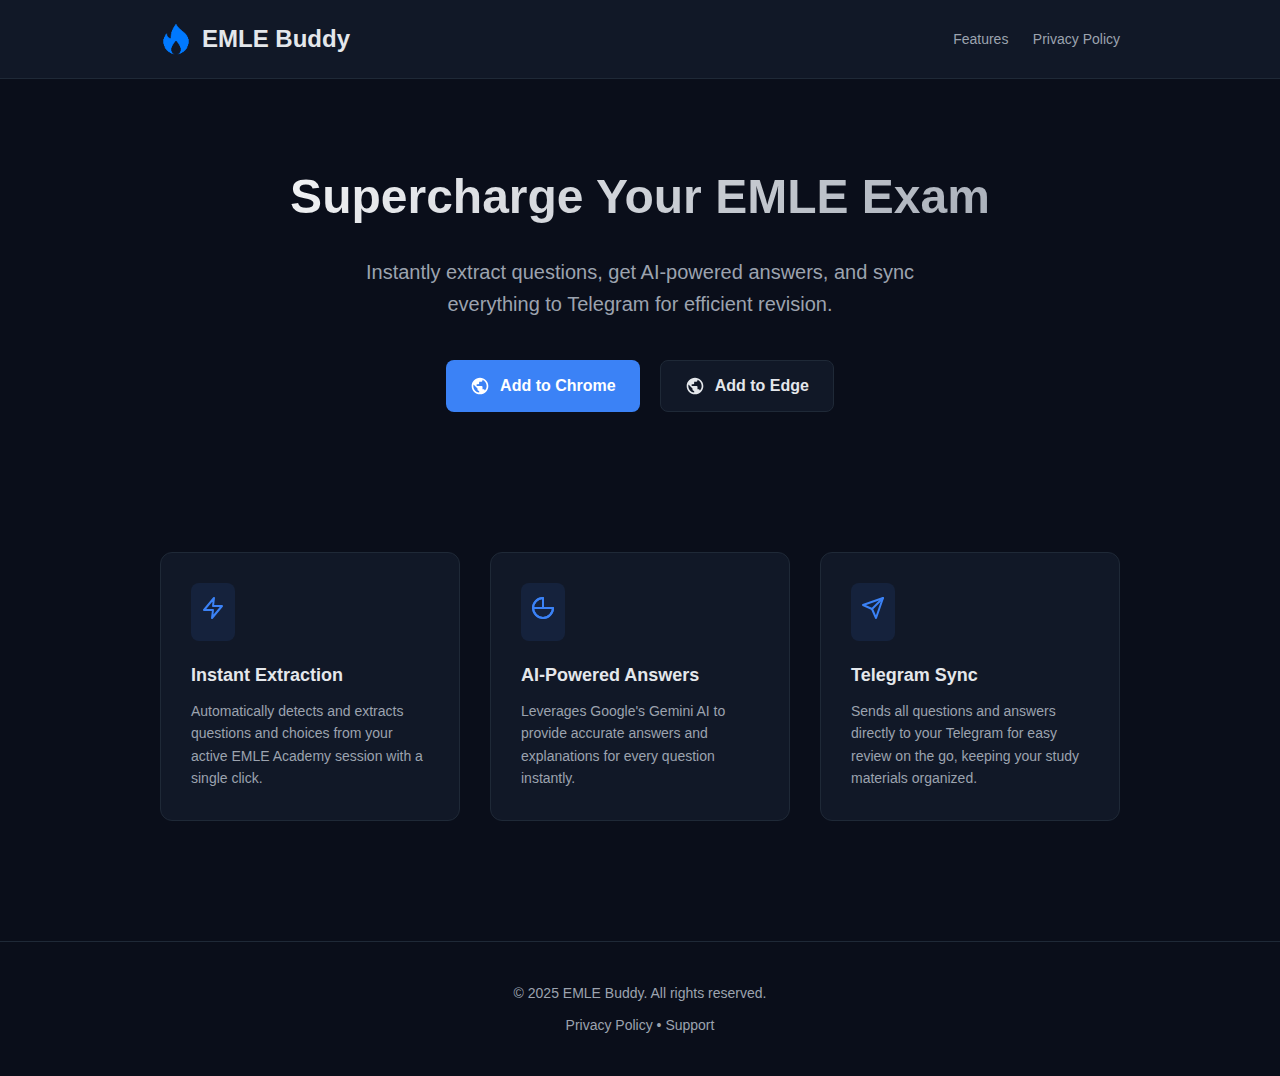
<file: index.html>
<!DOCTYPE html>
<html lang="en">
<head>
    <meta charset="UTF-8">
    <meta name="viewport" content="width=device-width, initial-scale=1.0">
    <title>EMLE Buddy - AI Study Companion</title>
    <link rel="stylesheet" href="style.css">
    <link rel="icon" type="image/png" href="../icons/icon32.png">
</head>
<body>
    <header>
        <div class="container">
            <nav>
                <a href="#" class="logo">
                    <img src="../icons/icon48.png" alt="EMLE Buddy Logo" width="32" height="32">
                    <span>EMLE Buddy</span>
                </a>
                <div class="nav-links">
                    <a href="#features">Features</a>
                    <a href="privacy.html">Privacy Policy</a>
                </div>
            </nav>
        </div>
    </header>

    <main>
        <section class="hero">
            <div class="container">
                <h1>Supercharge Your EMLE Exam</h1>
                <p>Instantly extract questions, get AI-powered answers, and sync everything to Telegram for efficient revision.</p>
                
                <div class="cta-buttons">
                    <a href="#" class="btn btn-primary">
                        <svg width="20" height="20" viewBox="0 0 24 24" fill="currentColor">
                            <path d="M12 2C6.48 2 2 6.48 2 12s4.48 10 10 10 10-4.48 10-10S17.52 2 12 2zm-1 17.93c-3.95-.49-7-3.85-7-7.93 0-.62.08-1.21.21-1.79L9 15v1c0 1.1.9 2 2 2v1.93zm6.9-2.54c-.26-.81-1-1.39-1.9-1.39h-1v-3c0-.55-.45-1-1-1H8v-2h2c.55 0 1-.45 1-1V7h2c1.1 0 2-.9 2-2v-.41c2.93 1.19 5 4.06 5 7.41 0 2.08-.8 3.97-2.1 5.39z"/>
                        </svg>
                        Add to Chrome
                    </a>
                    <a href="#" class="btn btn-secondary">
                        <svg width="20" height="20" viewBox="0 0 24 24" fill="currentColor">
                            <path d="M12 2C6.48 2 2 6.48 2 12s4.48 10 10 10 10-4.48 10-10S17.52 2 12 2zm-1 17.93c-3.95-.49-7-3.85-7-7.93 0-.62.08-1.21.21-1.79L9 15v1c0 1.1.9 2 2 2v1.93zm6.9-2.54c-.26-.81-1-1.39-1.9-1.39h-1v-3c0-.55-.45-1-1-1H8v-2h2c.55 0 1-.45 1-1V7h2c1.1 0 2-.9 2-2v-.41c2.93 1.19 5 4.06 5 7.41 0 2.08-.8 3.97-2.1 5.39z"/>
                        </svg>
                        Add to Edge
                    </a>
                </div>
            </div>
        </section>

        <section id="features" class="features">
            <div class="container">
                <div class="feature-card">
                    <div class="feature-icon">
                        <svg width="24" height="24" viewBox="0 0 24 24" fill="none" stroke="currentColor" stroke-width="2" stroke-linecap="round" stroke-linejoin="round">
                            <path d="M13 2L3 14h9l-1 8 10-12h-9l1-8z"></path>
                        </svg>
                    </div>
                    <h3>Instant Extraction</h3>
                    <p>Automatically detects and extracts questions and choices from your active EMLE Academy session with a single click.</p>
                </div>
                <div class="feature-card">
                    <div class="feature-icon">
                        <svg width="24" height="24" viewBox="0 0 24 24" fill="none" stroke="currentColor" stroke-width="2" stroke-linecap="round" stroke-linejoin="round">
                            <path d="M12 2a10 10 0 1 0 10 10H12V2z"></path>
                            <path d="M12 12 2.1 12a10.1 10.1 0 0 0 9.9 9.9 10 10 0 0 0 10-10"></path>
                            <path d="M2.1 12a10 10 0 0 1 9.9-9.9"></path>
                        </svg>
                    </div>
                    <h3>AI-Powered Answers</h3>
                    <p>Leverages Google's Gemini AI to provide accurate answers and explanations for every question instantly.</p>
                </div>
                <div class="feature-card">
                    <div class="feature-icon">
                        <svg width="24" height="24" viewBox="0 0 24 24" fill="none" stroke="currentColor" stroke-width="2" stroke-linecap="round" stroke-linejoin="round">
                            <line x1="22" y1="2" x2="11" y2="13"></line>
                            <polygon points="22 2 15 22 11 13 2 9 22 2"></polygon>
                        </svg>
                    </div>
                    <h3>Telegram Sync</h3>
                    <p>Sends all questions and answers directly to your Telegram for easy review on the go, keeping your study materials organized.</p>
                </div>
            </div>
        </section>
    </main>

    <footer>
        <div class="container">
            <p>&copy; 2025 EMLE Buddy. All rights reserved.</p>
            <p style="margin-top: 10px;">
                <a href="privacy.html">Privacy Policy</a> • 
                <a href="mailto:support@emlebuddy.com">Support</a>
            </p>
        </div>
    </footer>
</body>
</html>
</file>
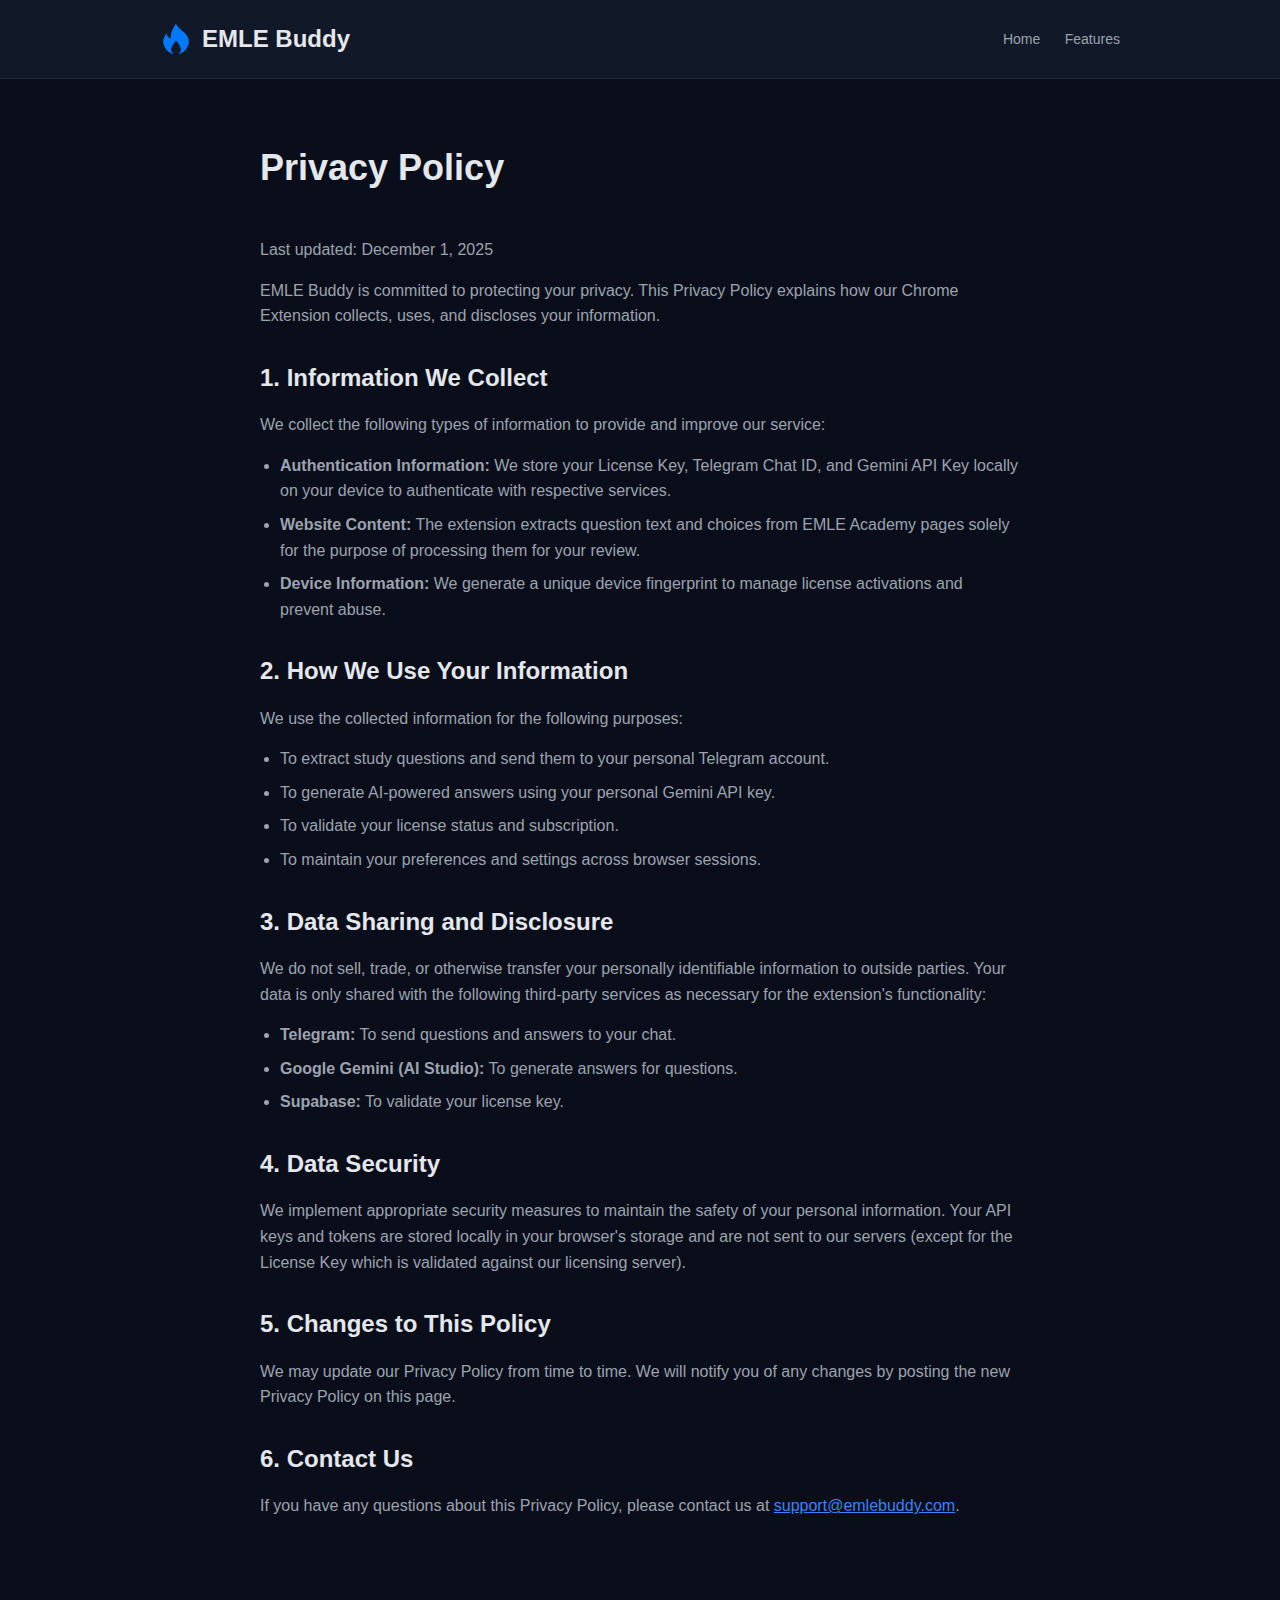
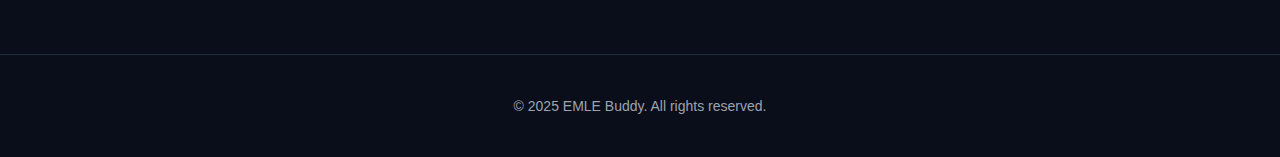
<file: privacy.html>
<!DOCTYPE html>
<html lang="en">
<head>
    <meta charset="UTF-8">
    <meta name="viewport" content="width=device-width, initial-scale=1.0">
    <title>Privacy Policy - EMLE Buddy</title>
    <link rel="stylesheet" href="style.css">
    <link rel="icon" type="image/png" href="../icons/icon32.png">
</head>
<body>
    <header>
        <div class="container">
            <nav>
                <a href="index.html" class="logo">
                    <img src="../icons/icon48.png" alt="EMLE Buddy Logo" width="32" height="32">
                    <span>EMLE Buddy</span>
                </a>
                <div class="nav-links">
                    <a href="index.html">Home</a>
                    <a href="index.html#features">Features</a>
                </div>
            </nav>
        </div>
    </header>

    <main>
        <section class="privacy-content">
            <div class="container">
                <h1>Privacy Policy</h1>
                <p>Last updated: December 1, 2025</p>

                <p>EMLE Buddy is committed to protecting your privacy. This Privacy Policy explains how our Chrome Extension collects, uses, and discloses your information.</p>

                <h2>1. Information We Collect</h2>
                <p>We collect the following types of information to provide and improve our service:</p>
                <ul>
                    <li><strong>Authentication Information:</strong> We store your License Key, Telegram Chat ID, and Gemini API Key locally on your device to authenticate with respective services.</li>
                    <li><strong>Website Content:</strong> The extension extracts question text and choices from EMLE Academy pages solely for the purpose of processing them for your review.</li>
                    <li><strong>Device Information:</strong> We generate a unique device fingerprint to manage license activations and prevent abuse.</li>
                </ul>

                <h2>2. How We Use Your Information</h2>
                <p>We use the collected information for the following purposes:</p>
                <ul>
                    <li>To extract study questions and send them to your personal Telegram account.</li>
                    <li>To generate AI-powered answers using your personal Gemini API key.</li>
                    <li>To validate your license status and subscription.</li>
                    <li>To maintain your preferences and settings across browser sessions.</li>
                </ul>

                <h2>3. Data Sharing and Disclosure</h2>
                <p>We do not sell, trade, or otherwise transfer your personally identifiable information to outside parties. Your data is only shared with the following third-party services as necessary for the extension's functionality:</p>
                <ul>
                    <li><strong>Telegram:</strong> To send questions and answers to your chat.</li>
                    <li><strong>Google Gemini (AI Studio):</strong> To generate answers for questions.</li>
                    <li><strong>Supabase:</strong> To validate your license key.</li>
                </ul>

                <h2>4. Data Security</h2>
                <p>We implement appropriate security measures to maintain the safety of your personal information. Your API keys and tokens are stored locally in your browser's storage and are not sent to our servers (except for the License Key which is validated against our licensing server).</p>

                <h2>5. Changes to This Policy</h2>
                <p>We may update our Privacy Policy from time to time. We will notify you of any changes by posting the new Privacy Policy on this page.</p>

                <h2>6. Contact Us</h2>
                <p>If you have any questions about this Privacy Policy, please contact us at <a href="mailto:support@emlebuddy.com" style="color: var(--accent-blue);">support@emlebuddy.com</a>.</p>
            </div>
        </section>
    </main>

    <footer>
        <div class="container">
            <p>&copy; 2025 EMLE Buddy. All rights reserved.</p>
        </div>
    </footer>
</body>
</html>
</file>
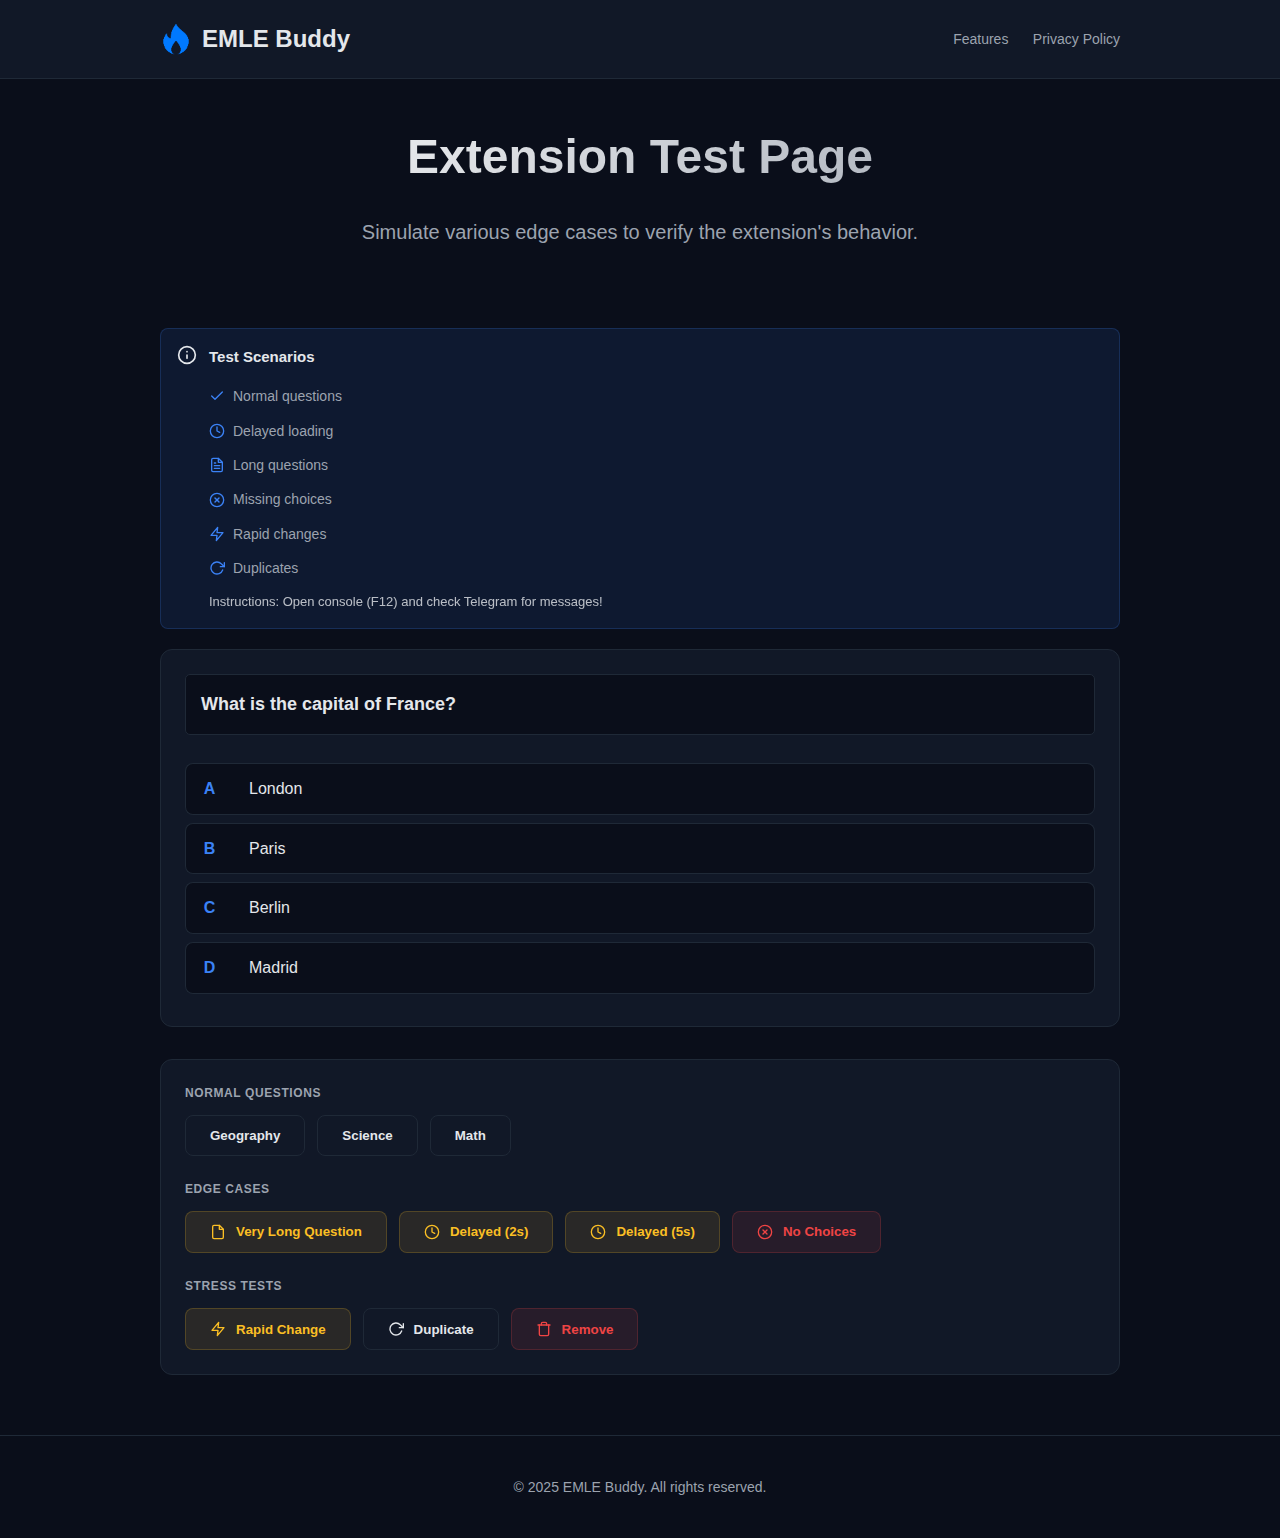
<file: test.html>
<!DOCTYPE html>
<html lang="en">
<head>
    <meta charset="UTF-8">
    <meta name="viewport" content="width=device-width, initial-scale=1.0">
    <title>Test Page - EMLE Buddy</title>
    <link rel="stylesheet" href="style.css">
    <link rel="icon" type="image/png" href="icons/icon32.png">
</head>
<body>
    <header>
        <div class="container">
            <nav>
                <a href="index.html" class="logo">
                    <img src="icons/icon48.png" alt="EMLE Buddy Logo" width="32" height="32">
                    <span>EMLE Buddy</span>
                </a>
                <div class="nav-links">
                    <a href="index.html#features">Features</a>
                    <a href="privacy.html">Privacy Policy</a>
                </div>
            </nav>
        </div>
    </header>

    <main>
        <section class="hero" style="padding: 40px 0;">
            <div class="container">
                <h1>Extension Test Page</h1>
                <p>Simulate various edge cases to verify the extension's behavior.</p>
            </div>
        </section>

        <div class="container">
            <div class="alert alert-info">
                <svg width="20" height="20" viewBox="0 0 24 24" fill="none" stroke="currentColor" stroke-width="2" stroke-linecap="round" stroke-linejoin="round">
                    <circle cx="12" cy="12" r="10"></circle>
                    <line x1="12" y1="16" x2="12" y2="12"></line>
                    <line x1="12" y1="8" x2="12.01" y2="8"></line>
                </svg>
                <div>
                    <strong>Test Scenarios</strong>
                    <ul class="test-scenarios-list">
                        <li>
                            <svg width="16" height="16" viewBox="0 0 24 24" fill="none" stroke="currentColor" stroke-width="2" stroke-linecap="round" stroke-linejoin="round"><polyline points="20 6 9 17 4 12"></polyline></svg>
                            Normal questions
                        </li>
                        <li>
                            <svg width="16" height="16" viewBox="0 0 24 24" fill="none" stroke="currentColor" stroke-width="2" stroke-linecap="round" stroke-linejoin="round"><circle cx="12" cy="12" r="10"></circle><polyline points="12 6 12 12 16 14"></polyline></svg>
                            Delayed loading
                        </li>
                        <li>
                            <svg width="16" height="16" viewBox="0 0 24 24" fill="none" stroke="currentColor" stroke-width="2" stroke-linecap="round" stroke-linejoin="round"><path d="M14 2H6a2 2 0 0 0-2 2v16a2 2 0 0 0 2 2h12a2 2 0 0 0 2-2V8z"></path><polyline points="14 2 14 8 20 8"></polyline><line x1="16" y1="13" x2="8" y2="13"></line><line x1="16" y1="17" x2="8" y2="17"></line><polyline points="10 9 9 9 8 9"></polyline></svg>
                            Long questions
                        </li>
                        <li>
                            <svg width="16" height="16" viewBox="0 0 24 24" fill="none" stroke="currentColor" stroke-width="2" stroke-linecap="round" stroke-linejoin="round"><circle cx="12" cy="12" r="10"></circle><line x1="15" y1="9" x2="9" y2="15"></line><line x1="9" y1="9" x2="15" y2="15"></line></svg>
                            Missing choices
                        </li>
                        <li>
                            <svg width="16" height="16" viewBox="0 0 24 24" fill="none" stroke="currentColor" stroke-width="2" stroke-linecap="round" stroke-linejoin="round"><polygon points="13 2 3 14 12 14 11 22 21 10 12 10 13 2"></polygon></svg>
                            Rapid changes
                        </li>
                        <li>
                            <svg width="16" height="16" viewBox="0 0 24 24" fill="none" stroke="currentColor" stroke-width="2" stroke-linecap="round" stroke-linejoin="round"><polyline points="23 4 23 10 17 10"></polyline><path d="M20.49 15a9 9 0 1 1-2.12-9.36L23 10"></path></svg>
                            Duplicates
                        </li>
                    </ul>
                    <div style="margin-top: 12px; font-size: 13px; opacity: 0.8;">
                        Instructions: Open console (F12) and check Telegram for messages!
                    </div>
                </div>
            </div>

            <div id="QuestionMain" class="question-display">
                <div class="alert-text">
                    What is the capital of France?
                </div>

                <div id="QuestionOptions">
                    <table class="options-table">
                        <tr>
                            <td>A</td>
                            <td>London</td>
                        </tr>
                        <tr>
                            <td>B</td>
                            <td>Paris</td>
                        </tr>
                        <tr>
                            <td>C</td>
                            <td>Berlin</td>
                        </tr>
                        <tr>
                            <td>D</td>
                            <td>Madrid</td>
                        </tr>
                    </table>
                </div>
            </div>

            <div class="test-controls">
                <div class="control-section">
                    <h4>Normal Questions</h4>
                    <div class="button-grid">
                        <button class="btn btn-secondary" onclick="loadQuestion1()">
                            Geography
                        </button>
                        <button class="btn btn-secondary" onclick="loadQuestion2()">
                            Science
                        </button>
                        <button class="btn btn-secondary" onclick="loadQuestion3()">
                            Math
                        </button>
                    </div>
                </div>

                <div class="control-section">
                    <h4>Edge Cases</h4>
                    <div class="button-grid">
                        <button class="btn btn-warning" onclick="loadLongQuestion()">
                            <svg class="icon-sm" viewBox="0 0 24 24" fill="none" stroke="currentColor" stroke-width="2" stroke-linecap="round" stroke-linejoin="round"><path d="M14 2H6a2 2 0 0 0-2 2v16a2 2 0 0 0 2 2h12a2 2 0 0 0 2-2V8z"></path><polyline points="14 2 14 8 20 8"></polyline></svg>
                            Very Long Question
                        </button>
                        <button class="btn btn-warning" onclick="loadDelayedChoices()">
                            <svg class="icon-sm" viewBox="0 0 24 24" fill="none" stroke="currentColor" stroke-width="2" stroke-linecap="round" stroke-linejoin="round"><circle cx="12" cy="12" r="10"></circle><polyline points="12 6 12 12 16 14"></polyline></svg>
                            Delayed (2s)
                        </button>
                        <button class="btn btn-warning" onclick="loadDelayedChoicesSlow()">
                            <svg class="icon-sm" viewBox="0 0 24 24" fill="none" stroke="currentColor" stroke-width="2" stroke-linecap="round" stroke-linejoin="round"><circle cx="12" cy="12" r="10"></circle><polyline points="12 6 12 12 16 14"></polyline></svg>
                            Delayed (5s)
                        </button>
                        <button class="btn btn-danger" onclick="loadQuestionNoChoices()">
                            <svg class="icon-sm" viewBox="0 0 24 24" fill="none" stroke="currentColor" stroke-width="2" stroke-linecap="round" stroke-linejoin="round"><circle cx="12" cy="12" r="10"></circle><line x1="15" y1="9" x2="9" y2="15"></line><line x1="9" y1="9" x2="15" y2="15"></line></svg>
                            No Choices
                        </button>
                    </div>
                </div>

                <div class="control-section">
                    <h4>Stress Tests</h4>
                    <div class="button-grid">
                        <button class="btn btn-warning" onclick="rapidQuestionChange()">
                            <svg class="icon-sm" viewBox="0 0 24 24" fill="none" stroke="currentColor" stroke-width="2" stroke-linecap="round" stroke-linejoin="round"><polygon points="13 2 3 14 12 14 11 22 21 10 12 10 13 2"></polygon></svg>
                            Rapid Change
                        </button>
                        <button class="btn btn-secondary" onclick="loadDuplicate()">
                            <svg class="icon-sm" viewBox="0 0 24 24" fill="none" stroke="currentColor" stroke-width="2" stroke-linecap="round" stroke-linejoin="round"><polyline points="23 4 23 10 17 10"></polyline><path d="M20.49 15a9 9 0 1 1-2.12-9.36L23 10"></path></svg>
                            Duplicate
                        </button>
                        <button class="btn btn-danger" onclick="removeQuestion()">
                            <svg class="icon-sm" viewBox="0 0 24 24" fill="none" stroke="currentColor" stroke-width="2" stroke-linecap="round" stroke-linejoin="round"><polyline points="3 6 5 6 21 6"></polyline><path d="M19 6v14a2 2 0 0 1-2 2H7a2 2 0 0 1-2-2V6m3 0V4a2 2 0 0 1 2-2h4a2 2 0 0 1 2 2v2"></path></svg>
                            Remove
                        </button>
                    </div>
                </div>
            </div>
        </div>
    </main>

    <footer>
        <div class="container">
            <p>&copy; 2025 EMLE Buddy. All rights reserved.</p>
        </div>
    </footer>

    <script>
        const questions = [
            {
                question: "What is the capital of France?",
                choices: [
                    { letter: "A", text: "London" },
                    { letter: "B", text: "Paris" },
                    { letter: "C", text: "Berlin" },
                    { letter: "D", text: "Madrid" }
                ]
            },
            {
                question: "What is the chemical symbol for water?",
                choices: [
                    { letter: "A", text: "O2" },
                    { letter: "B", text: "H2O" },
                    { letter: "C", text: "CO2" },
                    { letter: "D", text: "NaCl" }
                ]
            },
            {
                question: "What is 15 × 8?",
                choices: [
                    { letter: "A", text: "100" },
                    { letter: "B", text: "110" },
                    { letter: "C", text: "120" },
                    { letter: "D", text: "130" }
                ]
            },
            {
                question: "A 67-year-old man with a history of chronic obstructive pulmonary disease (COPD), hypertension, and type 2 diabetes mellitus presents to the emergency department with acute onset of severe dyspnea, productive cough with yellowish-green sputum, and fever of 38.9°C (102°F). He reports that his symptoms began 3 days ago and have progressively worsened despite using his home inhalers. On examination, he appears distressed, with a respiratory rate of 32 breaths/min, heart rate of 110 bpm, blood pressure of 145/90 mmHg, and oxygen saturation of 88% on room air. Auscultation reveals decreased breath sounds bilaterally with diffuse wheezing and scattered crackles. Chest X-ray shows hyperinflation and a new right lower lobe infiltrate. Laboratory results reveal leukocytosis with a white blood cell count of 15,000/μL and elevated C-reactive protein. Arterial blood gas on room air shows pH 7.32, PaCO2 58 mmHg, PaO2 55 mmHg, and HCO3- 28 mEq/L. Which of the following is the most appropriate next step in the management of this patient?",
                choices: [
                    { letter: "1", text: "Administer high-flow oxygen via non-rebreather mask to achieve oxygen saturation >95%" },
                    { letter: "2", text: "Initiate non-invasive positive pressure ventilation (NIPPV) with supplemental oxygen" },
                    { letter: "3", text: "Administer nebulized short-acting beta-agonist and anticholinergic agents with controlled oxygen therapy" },
                    { letter: "4", text: "Proceed with immediate endotracheal intubation and mechanical ventilation" },
                    { letter: "5", text: "Administer intravenous corticosteroids and observe for 2 hours before further intervention" }
                ]
            }
        ];

        function loadQuestion(index) {
            const q = questions[index];
            const questionMain = document.getElementById('QuestionMain');
            
            questionMain.innerHTML = `
                <div class="alert-text">
                    ${q.question}
                </div>
                <div id="QuestionOptions">
                    <table class="options-table">
                        ${q.choices.map(choice => `
                            <tr>
                                <td>${choice.letter}</td>
                                <td>${choice.text}</td>
                            </tr>
                        `).join('')}
                    </table>
                </div>
            `;
            console.log(`✅ Loaded question ${index + 1}`);
        }

        function loadQuestion1() {
            loadQuestion(0);
        }

        function loadQuestion2() {
            loadQuestion(1);
        }

        function loadQuestion3() {
            loadQuestion(2);
        }

        function loadLongQuestion() {
            loadQuestion(3);
            console.log('📝 Loaded very long medical question');
        }

        function loadDelayedChoices() {
            const questionMain = document.getElementById('QuestionMain');
            
            // Load question text first
            questionMain.innerHTML = `
                <div class="alert-text">
                    What is the powerhouse of the cell?
                </div>
                <div id="QuestionOptions">
                    <div class="alert alert-warning" style="margin-top: 16px;">
                        <svg class="icon-sm" viewBox="0 0 24 24" fill="none" stroke="currentColor" stroke-width="2" stroke-linecap="round" stroke-linejoin="round"><circle cx="12" cy="12" r="10"></circle><polyline points="12 6 12 12 16 14"></polyline></svg>
                        Loading choices...
                    </div>
                </div>
            `;
            console.log('⏱️ Question loaded, choices will appear in 2 seconds...');
            
            // Load choices after 2 seconds
            setTimeout(() => {
                document.getElementById('QuestionOptions').innerHTML = `
                    <table class="options-table">
                        <tr><td>A</td><td>Nucleus</td></tr>
                        <tr><td>B</td><td>Mitochondria</td></tr>
                        <tr><td>C</td><td>Ribosome</td></tr>
                        <tr><td>D</td><td>Golgi apparatus</td></tr>
                    </table>
                `;
                console.log('✅ Choices loaded after 2s delay');
            }, 2000);
        }

        function loadDelayedChoicesSlow() {
            const questionMain = document.getElementById('QuestionMain');
            
            // Load question text first
            questionMain.innerHTML = `
                <div class="alert-text">
                    Which organ is responsible for filtering blood?
                </div>
                <div id="QuestionOptions">
                    <div class="alert alert-warning" style="margin-top: 16px;">
                        <svg class="icon-sm" viewBox="0 0 24 24" fill="none" stroke="currentColor" stroke-width="2" stroke-linecap="round" stroke-linejoin="round"><circle cx="12" cy="12" r="10"></circle><polyline points="12 6 12 12 16 14"></polyline></svg>
                        Loading choices... (this is taking a while)
                    </div>
                </div>
            `;
            console.log('⏱️ Question loaded, choices will appear in 5 seconds...');
            
            // Load choices after 5 seconds
            setTimeout(() => {
                document.getElementById('QuestionOptions').innerHTML = `
                    <table class="options-table">
                        <tr><td>A</td><td>Liver</td></tr>
                        <tr><td>B</td><td>Kidney</td></tr>
                        <tr><td>C</td><td>Heart</td></tr>
                        <tr><td>D</td><td>Lungs</td></tr>
                    </table>
                `;
                console.log('✅ Choices loaded after 5s delay');
            }, 5000);
        }

        function loadQuestionNoChoices() {
            const questionMain = document.getElementById('QuestionMain');
            
            questionMain.innerHTML = `
                <div class="alert-text">
                    This question has no choices! (Simulates parsing error)
                </div>
                <div id="QuestionOptions">
                    <div class="alert alert-danger" style="margin-top: 16px;">
                        <svg class="icon-sm" viewBox="0 0 24 24" fill="none" stroke="currentColor" stroke-width="2" stroke-linecap="round" stroke-linejoin="round"><circle cx="12" cy="12" r="10"></circle><line x1="15" y1="9" x2="9" y2="15"></line><line x1="9" y1="9" x2="15" y2="15"></line></svg>
                        No choices available
                    </div>
                </div>
            `;
            console.log('❌ Loaded question WITHOUT choices (should trigger error handling)');
        }

        function rapidQuestionChange() {
            console.log('⚡ Starting rapid question change test...');
            let count = 0;
            const interval = setInterval(() => {
                loadQuestion(count % 3);
                count++;
                console.log(`⚡ Rapid change ${count}/5`);
                if (count >= 5) {
                    clearInterval(interval);
                    console.log('✅ Rapid change test complete');
                }
            }, 500); // Change question every 500ms
        }

        function loadDuplicate() {
            loadQuestion(0); // Load the same question again
            console.log('🔄 Loaded duplicate question (should be ignored by extension)');
        }

        function removeQuestion() {
            const questionMain = document.getElementById('QuestionMain');
            questionMain.innerHTML = `
                <div class="alert alert-secondary" style="text-align: center; color: var(--text-secondary);">
                    No question loaded. Click a button to load a question.
                </div>
            `;
            console.log('🗑️ Question removed');
        }
    </script>
</body>
</html>
</file>
<file: style.css>
:root {
    --bg-primary: #0a0e1a;
    --bg-secondary: #111827;
    --text-primary: #e4e7eb;
    --text-secondary: #9ca3af;
    --accent-blue: #3b82f6;
    --accent-blue-hover: #2563eb;
    --border-color: #1f2937;
    --success: #10b981;
    --font-family: -apple-system, BlinkMacSystemFont, 'Segoe UI', Roboto, 'Helvetica Neue', sans-serif;
}

* {
    margin: 0;
    padding: 0;
    box-sizing: border-box;
}

body {
    font-family: var(--font-family);
    background-color: var(--bg-primary);
    color: var(--text-primary);
    line-height: 1.6;
}

.container {
    max-width: 1000px;
    margin: 0 auto;
    padding: 0 20px;
}

/* Header */
header {
    background-color: var(--bg-secondary);
    border-bottom: 1px solid var(--border-color);
    padding: 20px 0;
}

nav {
    display: flex;
    justify-content: space-between;
    align-items: center;
}

.logo {
    font-size: 24px;
    font-weight: 700;
    color: var(--text-primary);
    text-decoration: none;
    display: flex;
    align-items: center;
    gap: 10px;
}

.nav-links a {
    color: var(--text-secondary);
    text-decoration: none;
    margin-left: 20px;
    font-size: 14px;
    transition: color 0.2s;
}

.nav-links a:hover {
    color: var(--accent-blue);
}

/* Hero Section */
.hero {
    padding: 80px 0;
    text-align: center;
}

.hero h1 {
    font-size: 48px;
    margin-bottom: 20px;
    background: linear-gradient(135deg, #fff 0%, #9ca3af 100%);
    -webkit-background-clip: text;
    -webkit-text-fill-color: transparent;
}

.hero p {
    font-size: 20px;
    color: var(--text-secondary);
    max-width: 600px;
    margin: 0 auto 40px;
}

.cta-buttons {
    display: flex;
    justify-content: center;
    gap: 20px;
    flex-wrap: wrap;
}

.btn {
    display: inline-flex;
    align-items: center;
    gap: 10px;
    padding: 12px 24px;
    border-radius: 8px;
    font-weight: 600;
    text-decoration: none;
    transition: transform 0.2s, background-color 0.2s;
}

.btn-primary {
    background-color: var(--accent-blue);
    color: white;
}

.btn-primary:hover {
    background-color: var(--accent-blue-hover);
    transform: translateY(-2px);
}

.btn-secondary {
    background-color: var(--bg-secondary);
    color: var(--text-primary);
    border: 1px solid var(--border-color);
}

.btn-secondary:hover {
    background-color: var(--border-color);
    transform: translateY(-2px);
}

/* Features */
.features {
    padding: 60px 0;
}

.features .container {
    display: grid;
    grid-template-columns: repeat(auto-fit, minmax(300px, 1fr));
    gap: 30px;
}

.feature-card {
    background: var(--bg-secondary);
    border: 1px solid var(--border-color);
    padding: 30px;
    border-radius: 12px;
    transition: border-color 0.2s;
}

.feature-card:hover {
    border-color: var(--accent-blue);
}

.feature-icon {
    font-size: 24px;
    margin-bottom: 20px;
    display: inline-block;
    padding: 10px;
    background: rgba(59, 130, 246, 0.1);
    border-radius: 8px;
    color: var(--accent-blue);
}

.feature-card h3 {
    margin-bottom: 10px;
    font-size: 18px;
}

.feature-card p {
    color: var(--text-secondary);
    font-size: 14px;
}

/* Privacy Content */
.privacy-content {
    padding: 60px 0;
    max-width: 800px;
    margin: 0 auto;
}

.privacy-content h1 {
    margin-bottom: 40px;
    font-size: 36px;
}

.privacy-content h2 {
    margin: 30px 0 15px;
    color: var(--text-primary);
}

.privacy-content p,
.privacy-content ul {
    color: var(--text-secondary);
    margin-bottom: 15px;
}

.privacy-content ul {
    padding-left: 20px;
}

.privacy-content li {
    margin-bottom: 8px;
}

/* Footer */
footer {
    border-top: 1px solid var(--border-color);
    padding: 40px 0;
    margin-top: 60px;
    text-align: center;
    color: var(--text-secondary);
    font-size: 14px;
}

footer a {
    color: var(--text-secondary);
    text-decoration: none;
}

footer a:hover {
    color: var(--accent-blue);
}

@media (max-width: 768px) {

    /* Navigation */
    nav {
        flex-direction: column;
        gap: 15px;
    }

    .nav-links {
        display: flex;
        gap: 20px;
        flex-wrap: wrap;
        justify-content: center;
    }

    .nav-links a {
        margin-left: 0;
    }

    /* Hero */
    .hero {
        padding: 60px 0;
    }

    .hero h1 {
        font-size: 32px;
    }

    .hero p {
        font-size: 16px;
        margin-bottom: 30px;
    }

    .cta-buttons {
        flex-direction: column;
        width: 100%;
    }

    .btn {
        width: 100%;
        justify-content: center;
    }

    /* Features */
    .features {
        padding: 40px 0;
    }

    .feature-card {
        padding: 20px;
    }
}

/* Alerts */
.alert {
    padding: 16px;
    border-radius: 8px;
    margin-bottom: 20px;
    border: 1px solid transparent;
    font-size: 15px;
    display: flex;
    align-items: flex-start;
    gap: 12px;
}

.alert-text {
    background-color: #0a0e1a;
    border: 1px solid var(--border-color);
    padding: 15px;
    margin-bottom: 20px;
    border-radius: 5px;
    font-size: 18px;
    font-weight: bold;
}

.alert-info {
    background-color: rgba(59, 130, 246, 0.1);
    border-color: rgba(59, 130, 246, 0.2);
    color: #e4e7eb;
}

.alert-warning {
    background-color: rgba(251, 191, 36, 0.1);
    border-color: rgba(251, 191, 36, 0.2);
    color: #fbbf24;
}

.alert-danger {
    background-color: rgba(239, 68, 68, 0.1);
    border-color: rgba(239, 68, 68, 0.2);
    color: #ef4444;
}

.alert-success {
    background-color: rgba(16, 185, 129, 0.1);
    border-color: rgba(16, 185, 129, 0.2);
    color: #10b981;
}

/* Button Variants */
.btn-warning {
    background-color: rgba(251, 191, 36, 0.1);
    color: #fbbf24;
    border: 1px solid rgba(251, 191, 36, 0.2);
}

.btn-warning:hover {
    background-color: rgba(251, 191, 36, 0.2);
    transform: translateY(-2px);
}

.btn-danger {
    background-color: rgba(239, 68, 68, 0.1);
    color: #ef4444;
    border: 1px solid rgba(239, 68, 68, 0.2);
}

.btn-danger:hover {
    background-color: rgba(239, 68, 68, 0.2);
    transform: translateY(-2px);
}

/* Test Page Specific */
.test-controls {
    background: var(--bg-secondary);
    border: 1px solid var(--border-color);
    border-radius: 12px;
    padding: 24px;
    margin-top: 32px;
}

.control-section {
    margin-bottom: 24px;
}

.control-section:last-child {
    margin-bottom: 0;
}

.control-section h4 {
    color: var(--text-secondary);
    font-size: 12px;
    text-transform: uppercase;
    letter-spacing: 0.05em;
    margin-bottom: 12px;
    font-weight: 600;
}

.button-grid {
    display: flex;
    flex-wrap: wrap;
    gap: 12px;
}

.question-display {
    background: var(--bg-secondary);
    border: 1px solid var(--border-color);
    border-radius: 12px;
    padding: 24px;
    min-height: 200px;
}

.options-table {
    width: 100%;
    border-collapse: separate;
    border-spacing: 0 8px;
    margin-top: 16px;
}

.options-table td {
    padding: 12px 16px;
    background: var(--bg-primary);
    border: 1px solid var(--border-color);
}

.options-table td:first-child {
    width: 48px;
    text-align: center;
    border-radius: 8px 0 0 8px;
    border-right: none;
    font-weight: 600;
    color: var(--accent-blue);
}

.options-table td:last-child {
    border-radius: 0 8px 8px 0;
    border-left: none;
}

.icon-sm {
    width: 16px;
    height: 16px;
}

.test-scenarios-list {
    list-style: none;
    display: grid;
    grid-template-columns: repeat(auto-fit, minmax(200px, 1fr));
    gap: 12px;
    margin-top: 16px;
}

.test-scenarios-list li {
    display: flex;
    align-items: center;
    gap: 8px;
    color: var(--text-secondary);
    font-size: 14px;
}

.test-scenarios-list li svg {
    color: var(--accent-blue);
}
</file>
